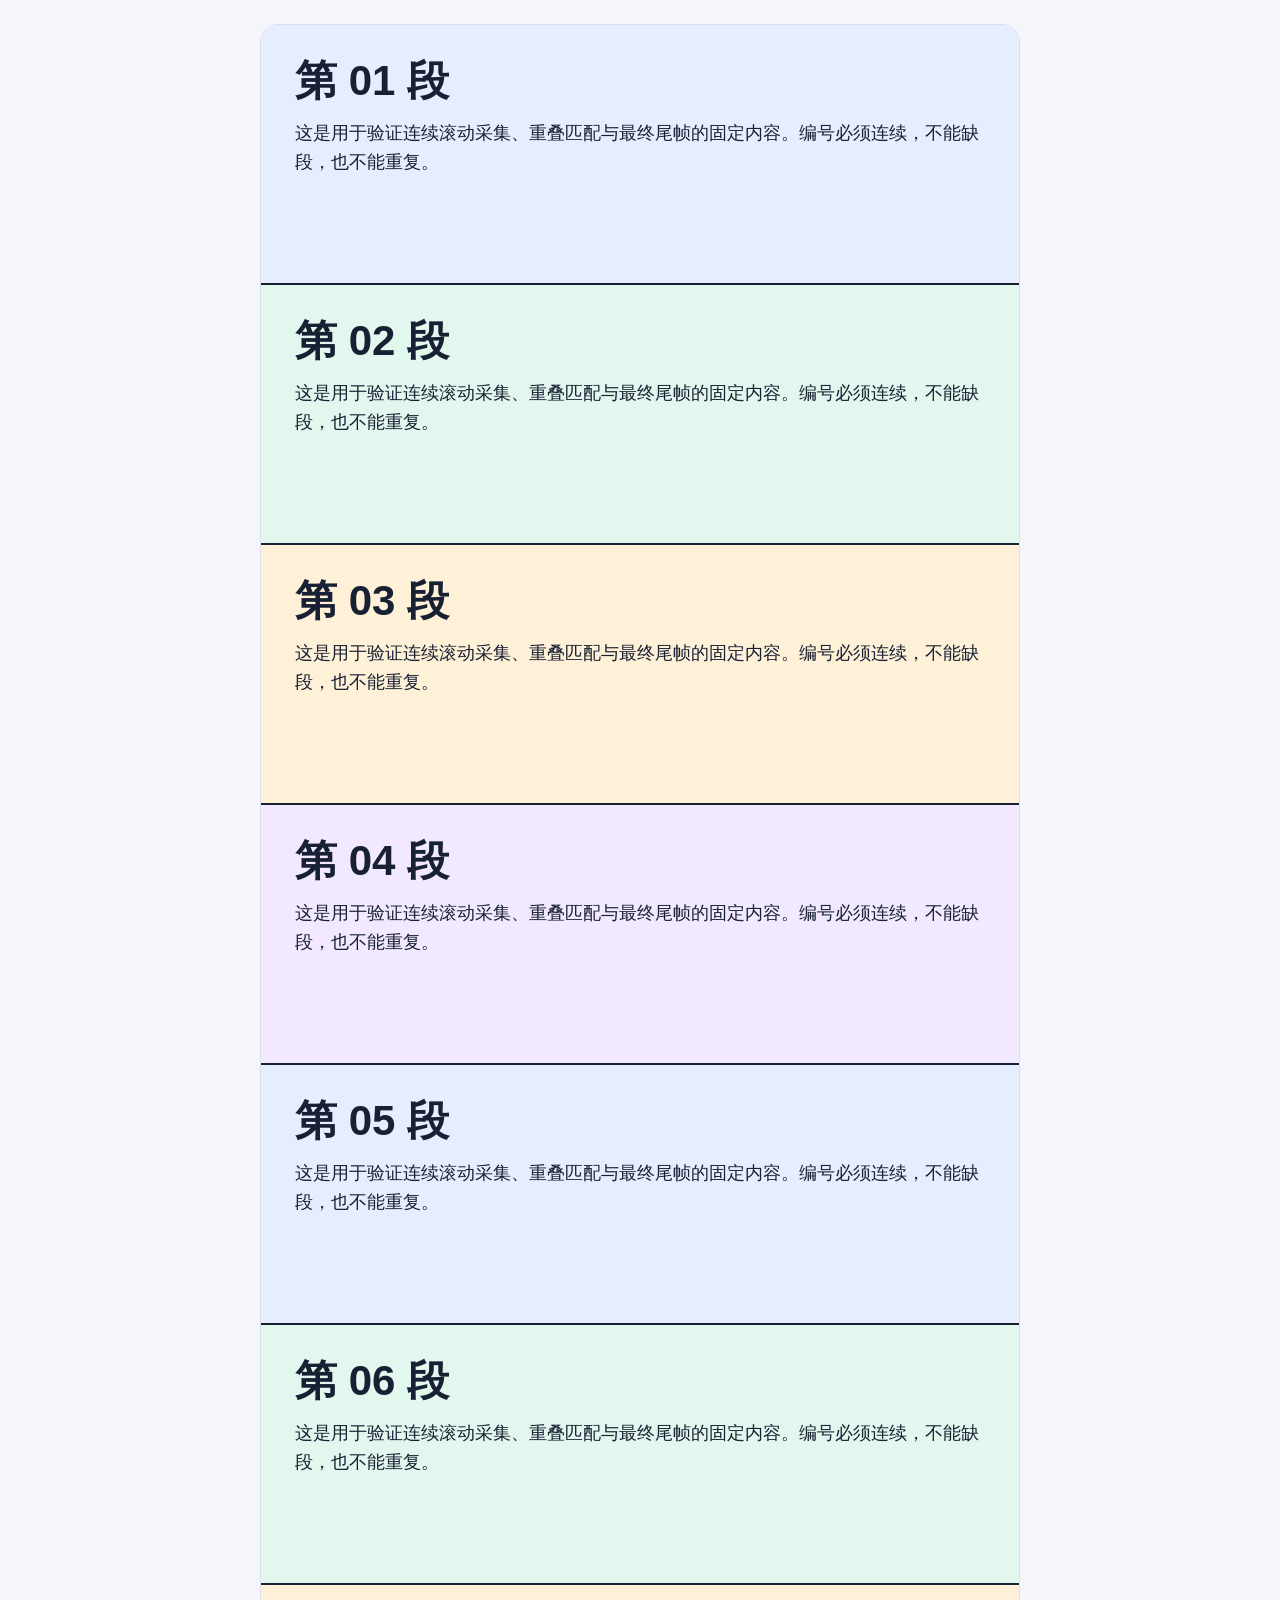
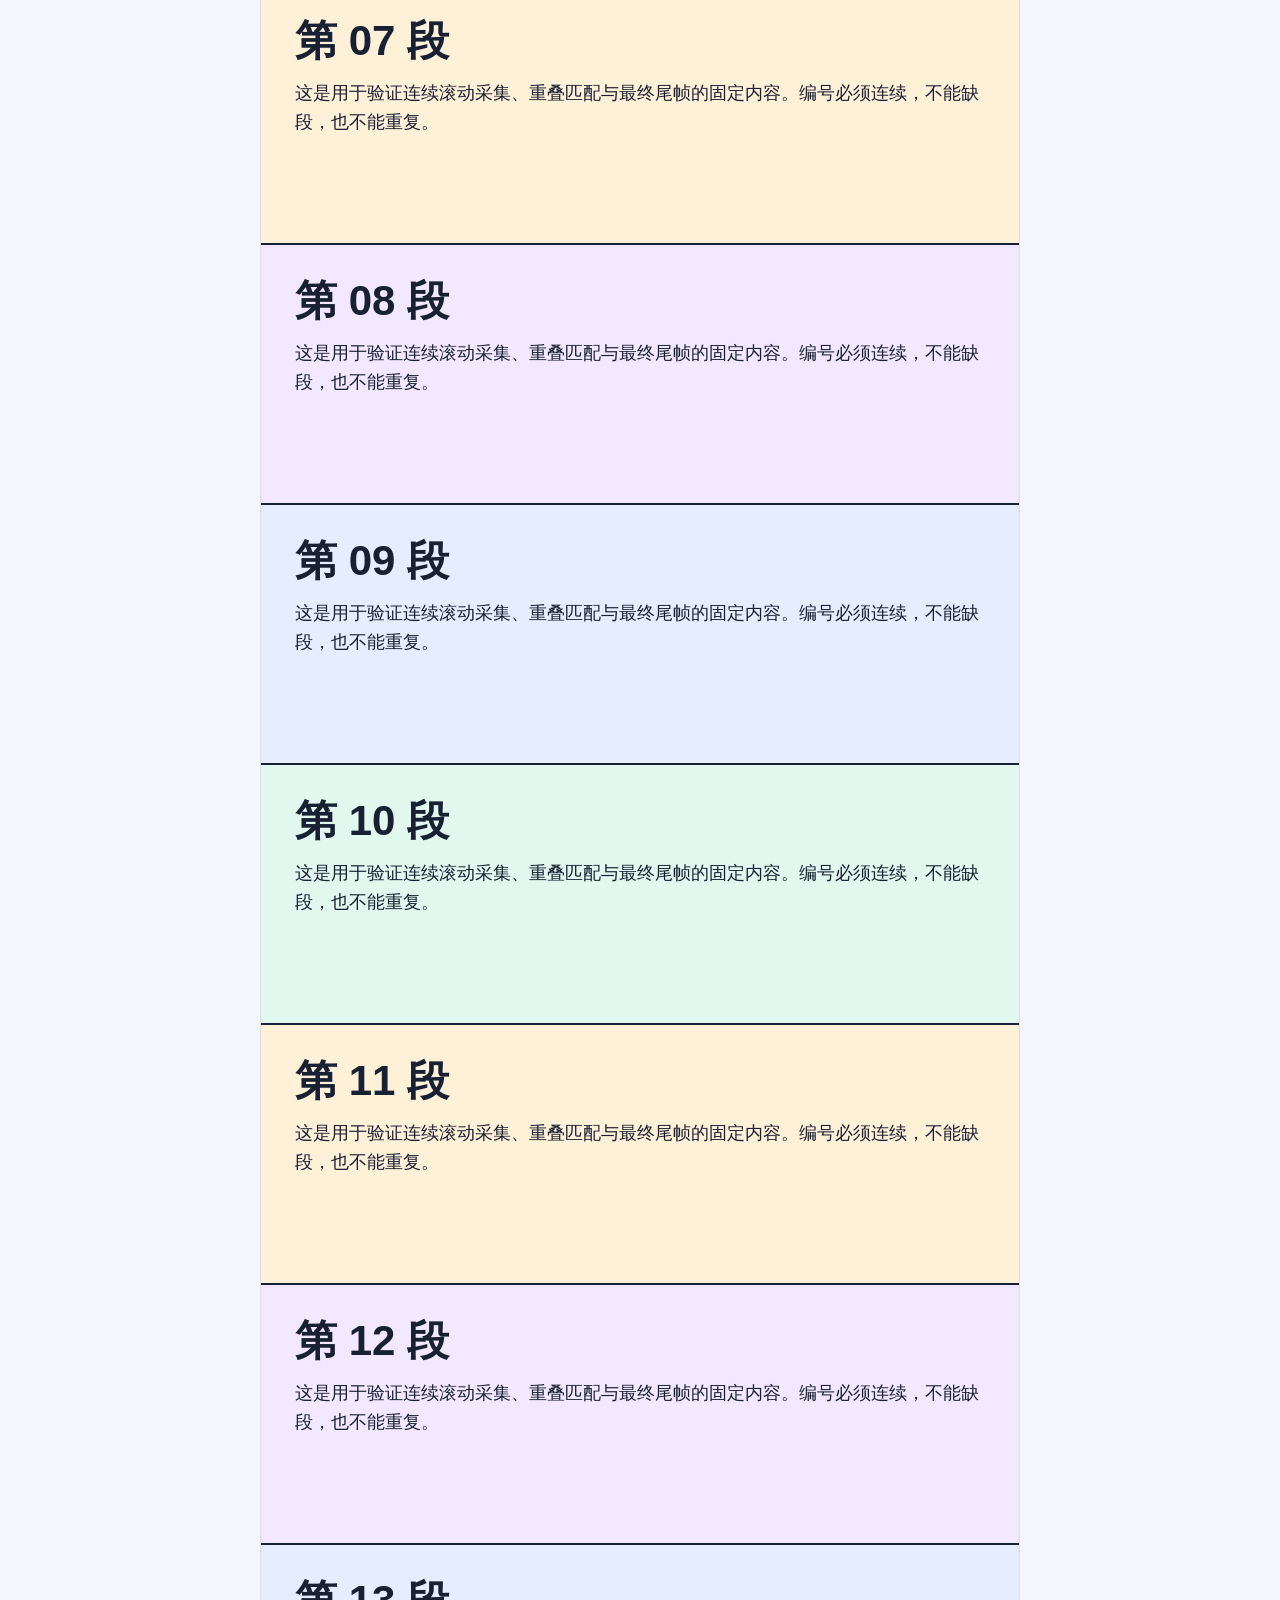
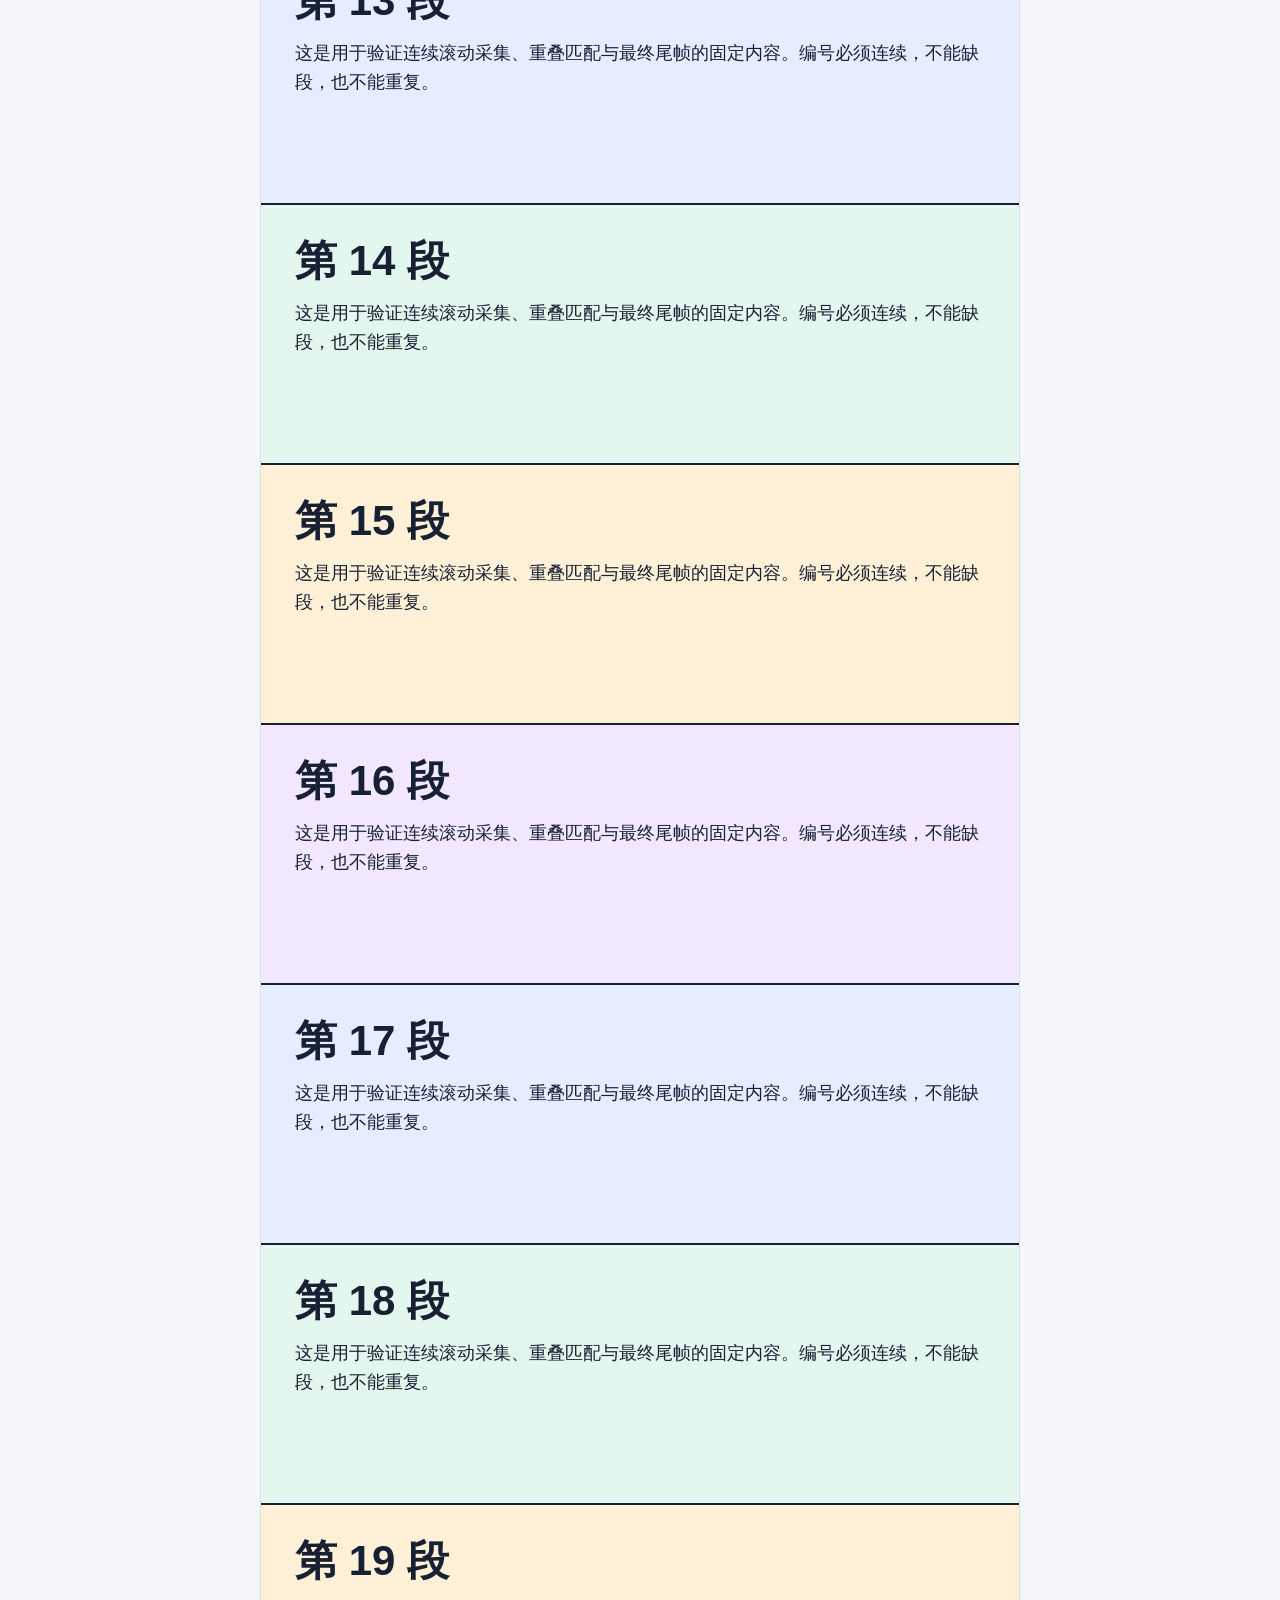
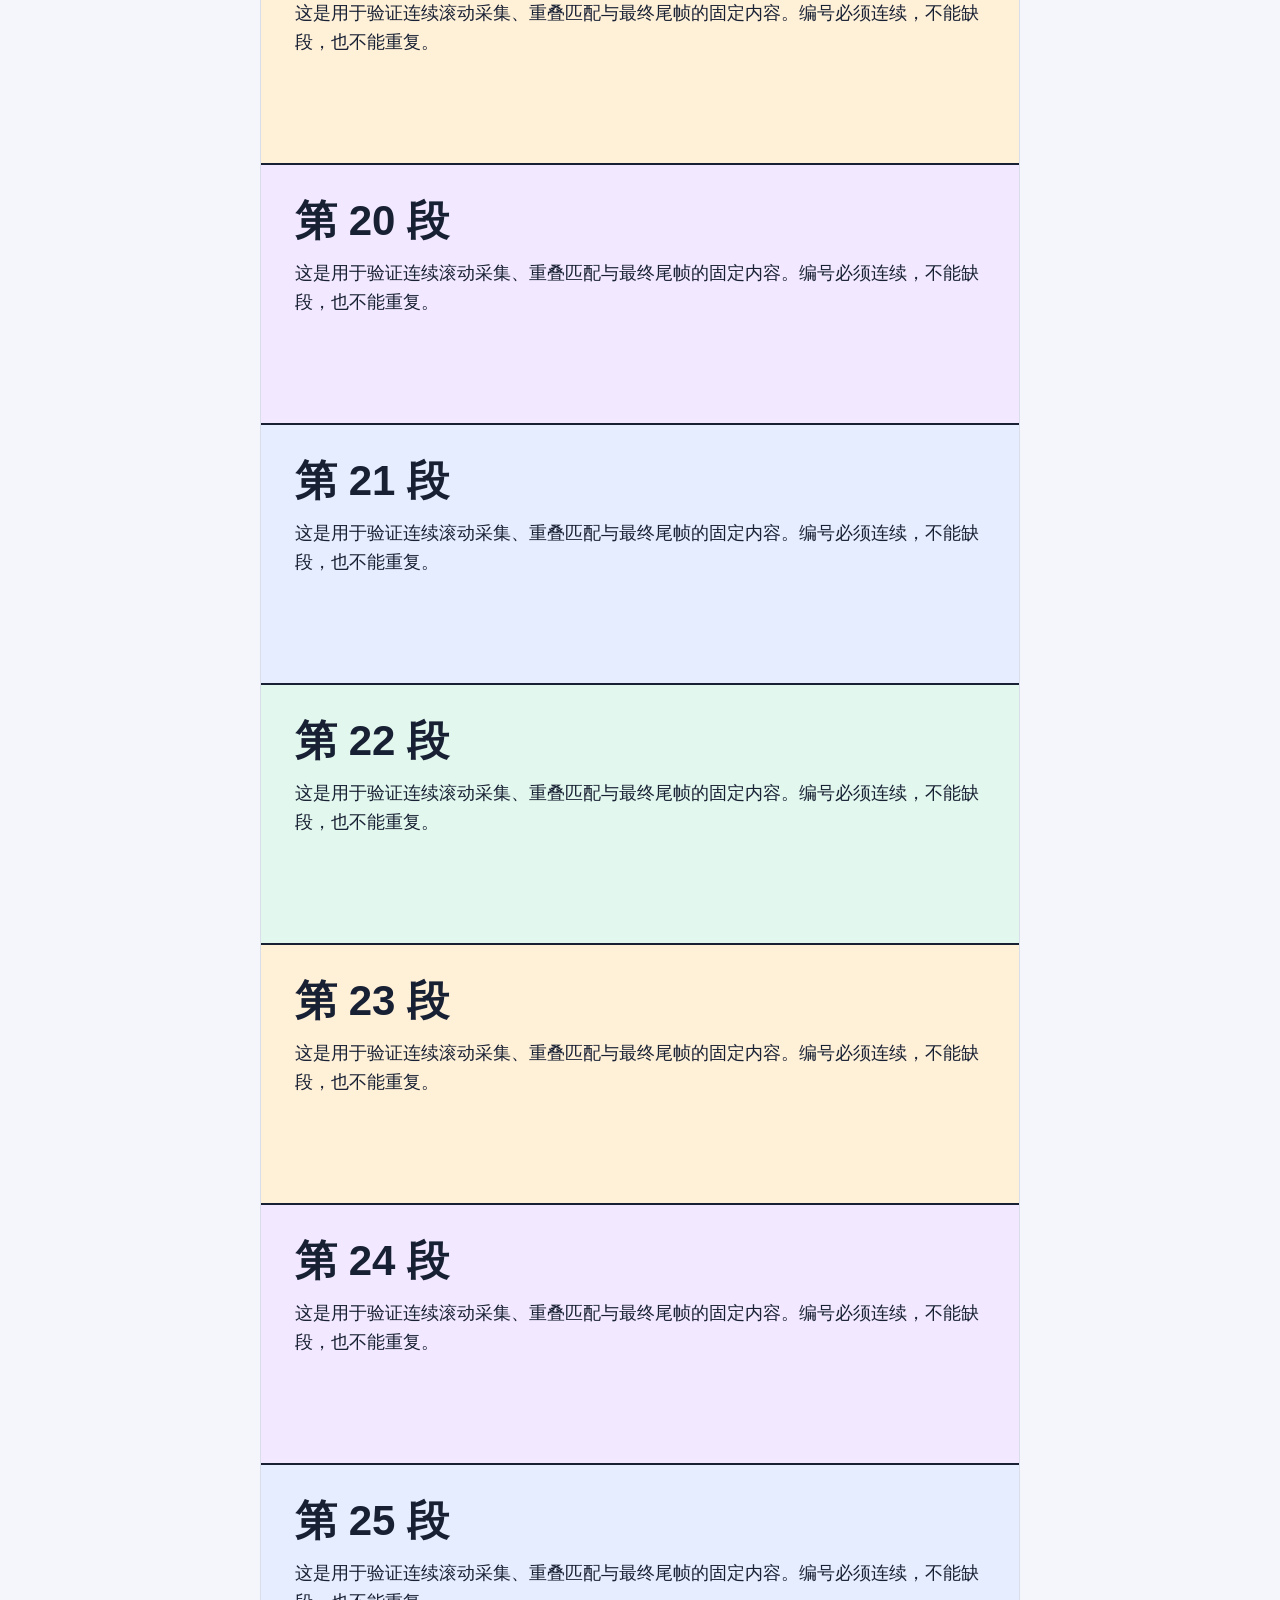
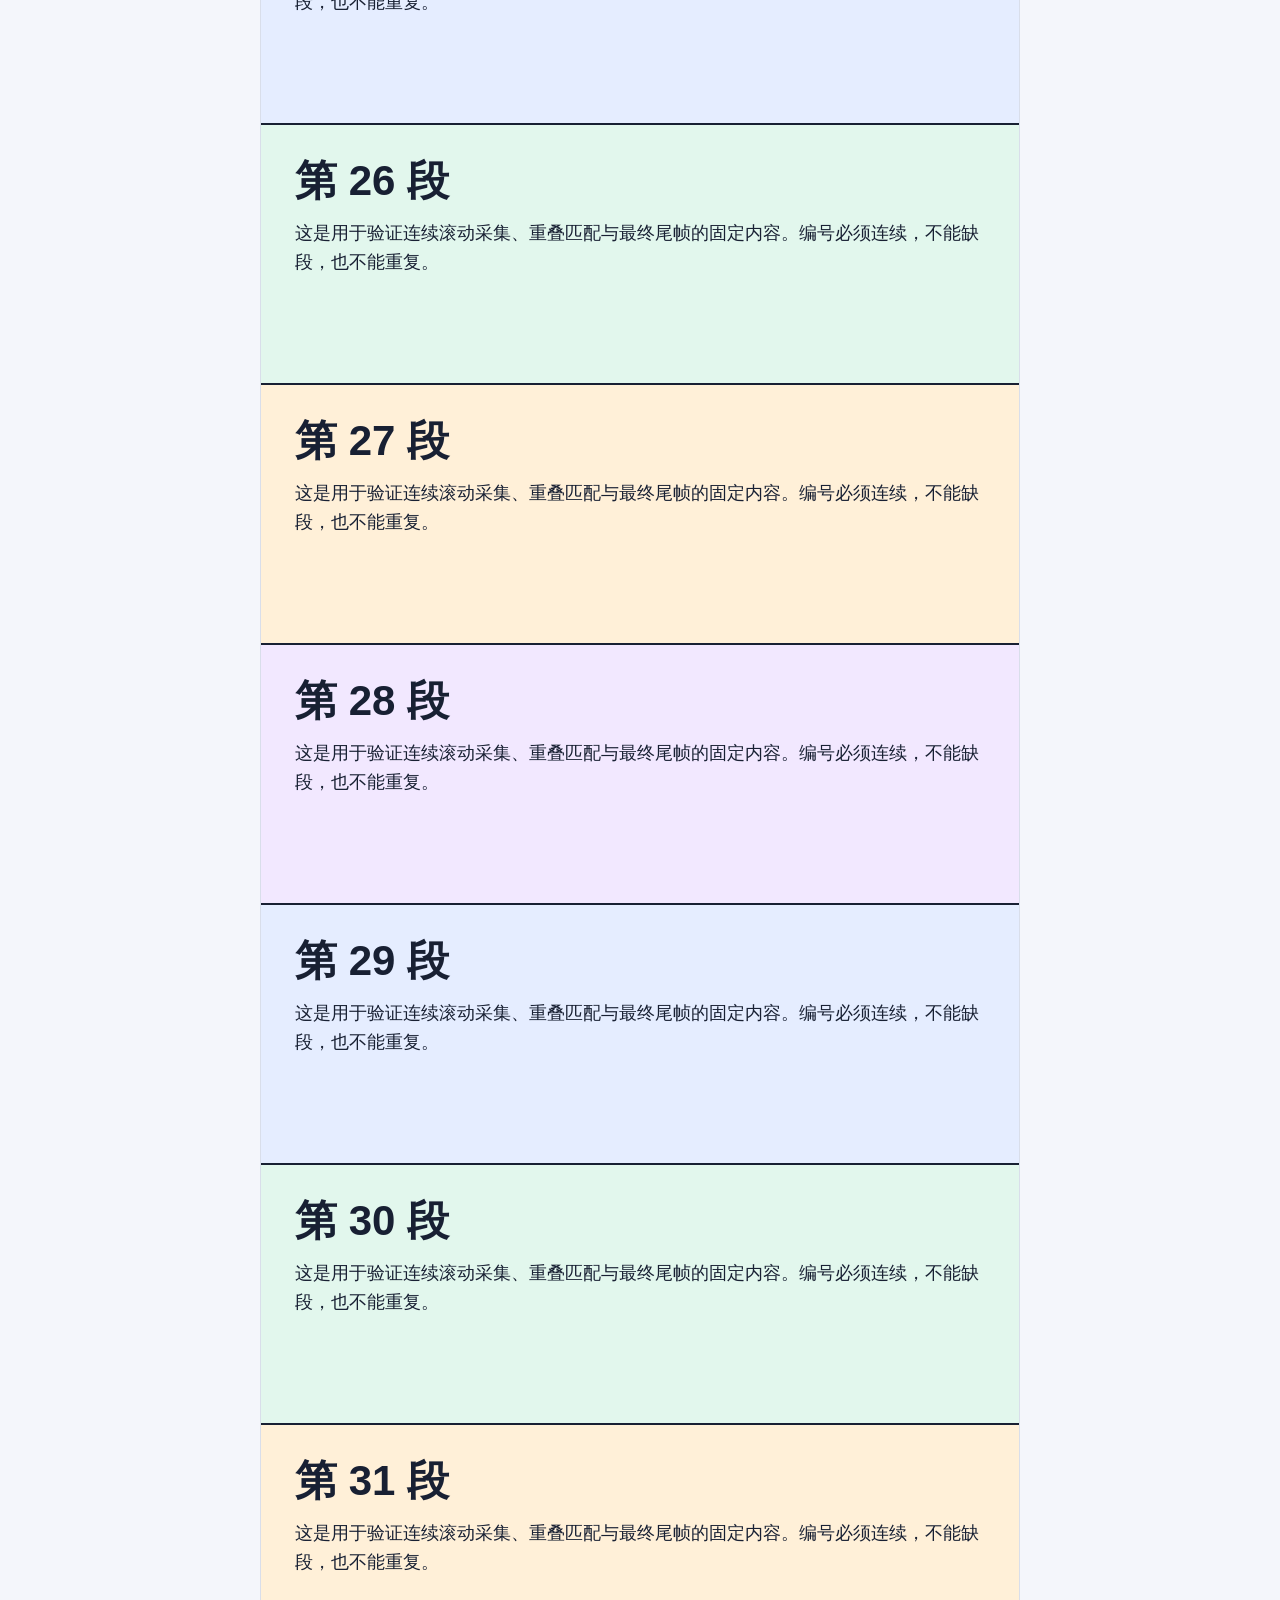
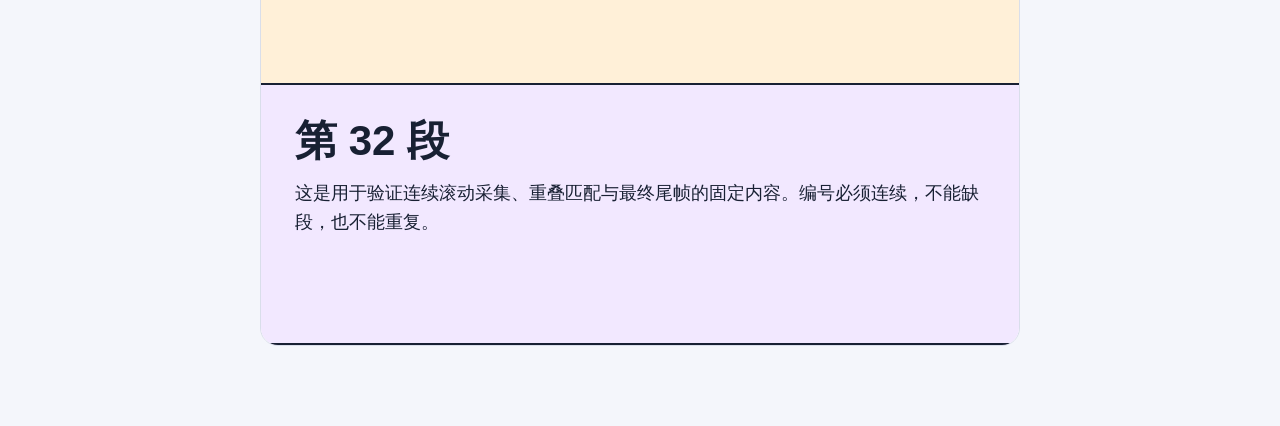
<file: Tests/Fixtures/long-screenshot-manual.html>
<!doctype html>
<meta charset="utf-8">
<title>一爪 长截图验收页</title>
<style>
  * { box-sizing: border-box; }
  html, body { margin: 0; background: #f4f6fb; font-family: -apple-system, sans-serif; }
  main { width: 760px; margin: 24px auto 80px; }
  article { background: white; border: 1px solid #d9deea; border-radius: 18px; overflow: hidden; }
  section { height: 260px; padding: 28px 34px; border-bottom: 2px solid #182033; color: #182033; }
  section:nth-child(4n+1) { background: #e5edff; }
  section:nth-child(4n+2) { background: #e2f7ed; }
  section:nth-child(4n+3) { background: #fff0d8; }
  section:nth-child(4n) { background: #f2e8ff; }
  h1 { margin: 0 0 10px; font-size: 42px; }
  p { margin: 0; font-size: 18px; line-height: 1.6; }
</style>
<main><article id="content"></article></main>
<script>
  const content = document.querySelector('#content');
  for (let index = 1; index <= 32; index += 1) {
    const section = document.createElement('section');
    section.innerHTML = `<h1>第 ${String(index).padStart(2, '0')} 段</h1><p>这是用于验证连续滚动采集、重叠匹配与最终尾帧的固定内容。编号必须连续，不能缺段，也不能重复。</p>`;
    content.append(section);
  }
</script>
</file>
